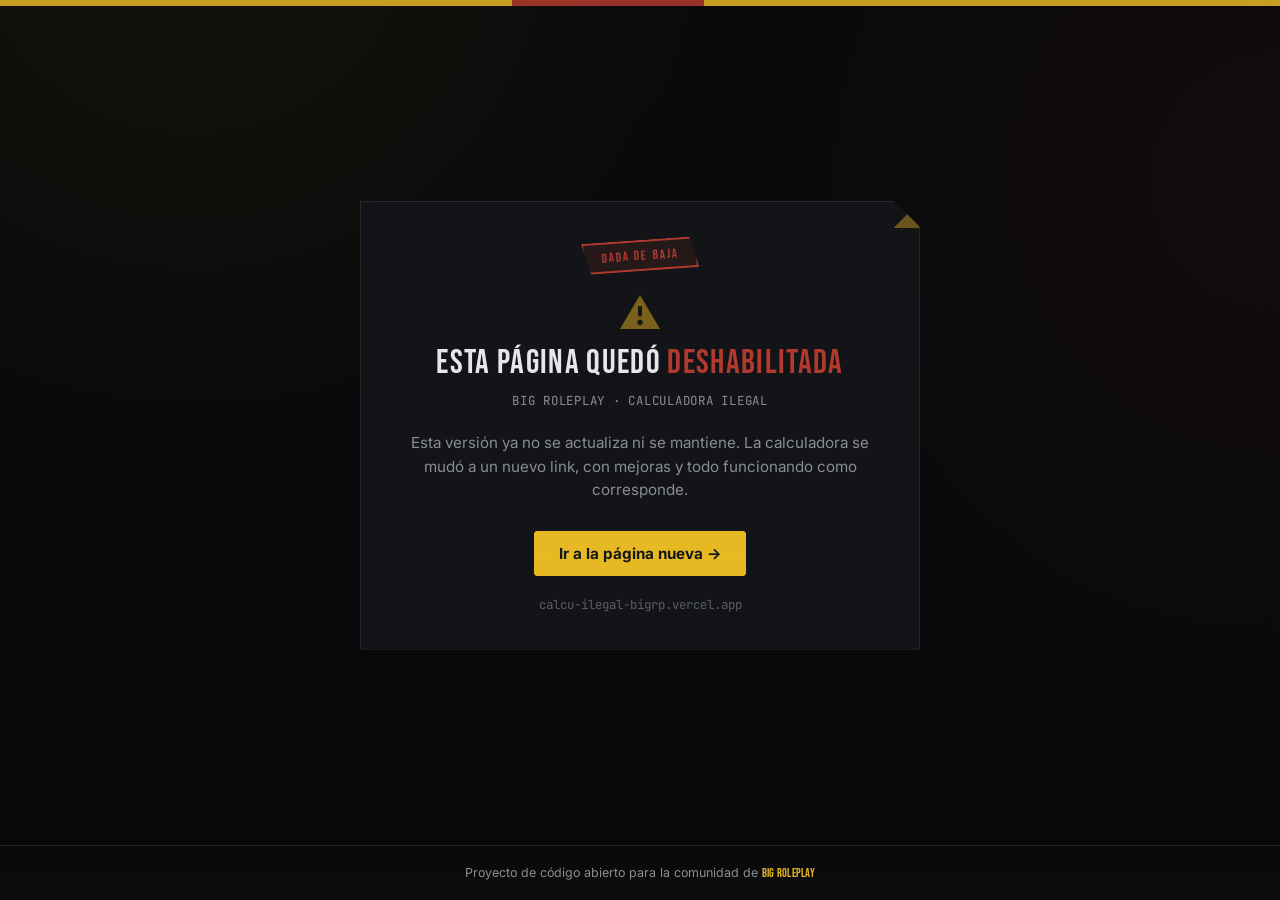
<file: index.html>
<!DOCTYPE html>
<html lang="es">
<head>
<meta charset="UTF-8">
<meta name="viewport" content="width=device-width, initial-scale=1.0">
<title>Página dada de baja | BIG RP</title>
<link rel="shortcut icon" href="https://img.icons8.com/?size=100&id=102576&format=png&color=000000" type="image/x-icon">

<style>
@import url('https://fonts.googleapis.com/css2?family=Bebas+Neue&family=Inter:wght@400;500;600;700&family=JetBrains+Mono:wght@500;600;700&display=swap');

:root {
    --bg: #08090b;
    --panel: #121417;
    --panel-raised: #181a1e;
    --line: #26282d;

    --ink: #e7e7ea;
    --muted: #8b8e94;
    --muted-dim: #5b5e64;

    --gold: #e7b923;
    --gold-dim: #7a611c;
    --gold-wash: rgba(231, 185, 35, .1);

    --blood: #b23a2e;
    --blood-dim: #5c261f;
    --blood-wash: rgba(178, 58, 46, .12);

    --radius: 3px;
}

* {
    box-sizing: border-box;
    scrollbar-color: var(--line) var(--bg);
}

html, body {
    height: 100%;
    margin: 0;
}

body {
    background-color: var(--bg);
    background-image:
        radial-gradient(circle at 15% -10%, rgba(231, 185, 35, .06), transparent 40%),
        radial-gradient(circle at 100% 20%, rgba(178, 58, 46, .06), transparent 45%);
    color: var(--ink);
    font-family: 'Inter', system-ui, sans-serif;
    min-height: 100vh;
    display: flex;
    flex-direction: column;
    position: relative;
}

/* grano fino encima de todo */
body::before {
    content: "";
    position: fixed;
    inset: 0;
    pointer-events: none;
    z-index: 999;
    background-image: repeating-linear-gradient(0deg, rgba(0,0,0,.07) 0px, rgba(0,0,0,.07) 1px, transparent 1px, transparent 3px);
    opacity: .3;
    mix-blend-mode: overlay;
}

.hazard-tape {
    height: 6px;
    width: 100%;
    flex: none;
    background: linear-gradient(90deg, var(--gold) 0%, var(--gold) 40%, var(--blood) 40%, var(--blood) 55%, var(--gold) 55%, var(--gold) 100%);
    opacity: .85;
}

main {
    flex: 1;
    display: flex;
    align-items: center;
    justify-content: center;
    padding: 2rem 1.25rem;
}

.card-baja {
    position: relative;
    max-width: 560px;
    width: 100%;
    background-color: var(--panel);
    border: 1px solid var(--line);
    padding: 2.4rem 2.2rem 2.2rem;
    clip-path: polygon(0 0, calc(100% - 26px) 0, 100% 26px, 100% 100%, 0 100%);
    text-align: center;
    box-shadow: 0 20px 60px rgba(0,0,0,.55);
}

.card-baja::after {
    content: "";
    position: absolute;
    top: 0;
    right: 0;
    width: 26px;
    height: 26px;
    background: linear-gradient(135deg, transparent 50%, var(--gold-dim) 50%);
    opacity: .85;
    pointer-events: none;
}

.stamp {
    display: inline-block;
    padding: .35rem 1.1rem;
    border: 2px solid var(--blood);
    color: var(--blood);
    background: var(--blood-wash);
    font-family: 'Bebas Neue', sans-serif;
    letter-spacing: .16em;
    font-size: .82rem;
    text-transform: uppercase;
    transform: rotate(-4deg);
    clip-path: polygon(0 0, calc(100% - 8px) 0, 100% 100%, 8px 100%);
    margin-bottom: 1.4rem;
}

.icono-baja {
    font-size: 2.6rem;
    color: var(--gold-dim);
    margin-bottom: .6rem;
    line-height: 1;
}

h1 {
    font-family: 'Bebas Neue', sans-serif;
    font-weight: 400;
    letter-spacing: .04em;
    text-transform: uppercase;
    font-size: 2.1rem;
    margin: 0 0 .6rem;
    line-height: 1.1;
}

h1 .rojo {
    color: var(--blood);
}

.hero-tag {
    display: block;
    font-size: .78rem;
    color: var(--muted);
    letter-spacing: .06em;
    text-transform: uppercase;
    font-family: 'JetBrains Mono', monospace;
    margin-bottom: 1.4rem;
}

p.desc {
    color: var(--muted);
    font-size: .95rem;
    line-height: 1.55;
    margin: 0 0 1.8rem;
}

.btn-nuevo {
    display: inline-flex;
    align-items: center;
    gap: .55rem;
    background-color: var(--gold);
    border: 1px solid var(--gold);
    color: #14171a;
    font-weight: 700;
    font-size: .95rem;
    padding: .75rem 1.5rem;
    border-radius: var(--radius);
    text-decoration: none;
    transition: background-color .15s ease, transform .1s ease;
}

.btn-nuevo:hover {
    background-color: #cfa41d;
    border-color: #cfa41d;
    transform: translateY(-2px);
}

.link-viejo {
    display: block;
    margin-top: 1.3rem;
    font-size: .78rem;
    color: var(--muted-dim);
    font-family: 'JetBrains Mono', monospace;
    word-break: break-all;
}

footer {
    flex: none;
    text-align: center;
    padding: 1.2rem 1rem;
    border-top: 1px solid var(--line);
    background: linear-gradient(180deg, transparent, rgba(231, 185, 35, .02));
    color: var(--muted);
    font-size: .78rem;
}

footer strong {
    font-family: 'Bebas Neue', sans-serif;
    letter-spacing: .02em;
    font-weight: 400;
    color: var(--gold);
}

@media (max-width: 480px) {
    h1 { font-size: 1.6rem; }
    .card-baja { padding: 2rem 1.4rem 1.8rem; }
}
</style>
</head>
<body>

    <div class="hazard-tape"></div>

    <main>
        <div class="card-baja">
            <span class="stamp">Dada de baja</span>

            <div class="icono-baja">⚠</div>

            <h1>Esta página quedó <span class="rojo">deshabilitada</span></h1>
            <span class="hero-tag">BIG Roleplay · calculadora ilegal</span>

            <p class="desc">
                Esta versión ya no se actualiza ni se mantiene. La calculadora se mudó
                a un nuevo link, con mejoras y todo funcionando como corresponde.
            </p>

            <a class="btn-nuevo" href="https://calcu-ilegal-bigrp.vercel.app/" target="_blank" rel="noopener">
                Ir a la página nueva →
            </a>

            <span class="link-viejo">calcu-ilegal-bigrp.vercel.app</span>
        </div>
    </main>

    <footer>
        Proyecto de código abierto para la comunidad de <strong>BIG Roleplay</strong>
    </footer>

</body>
</html>
</file>
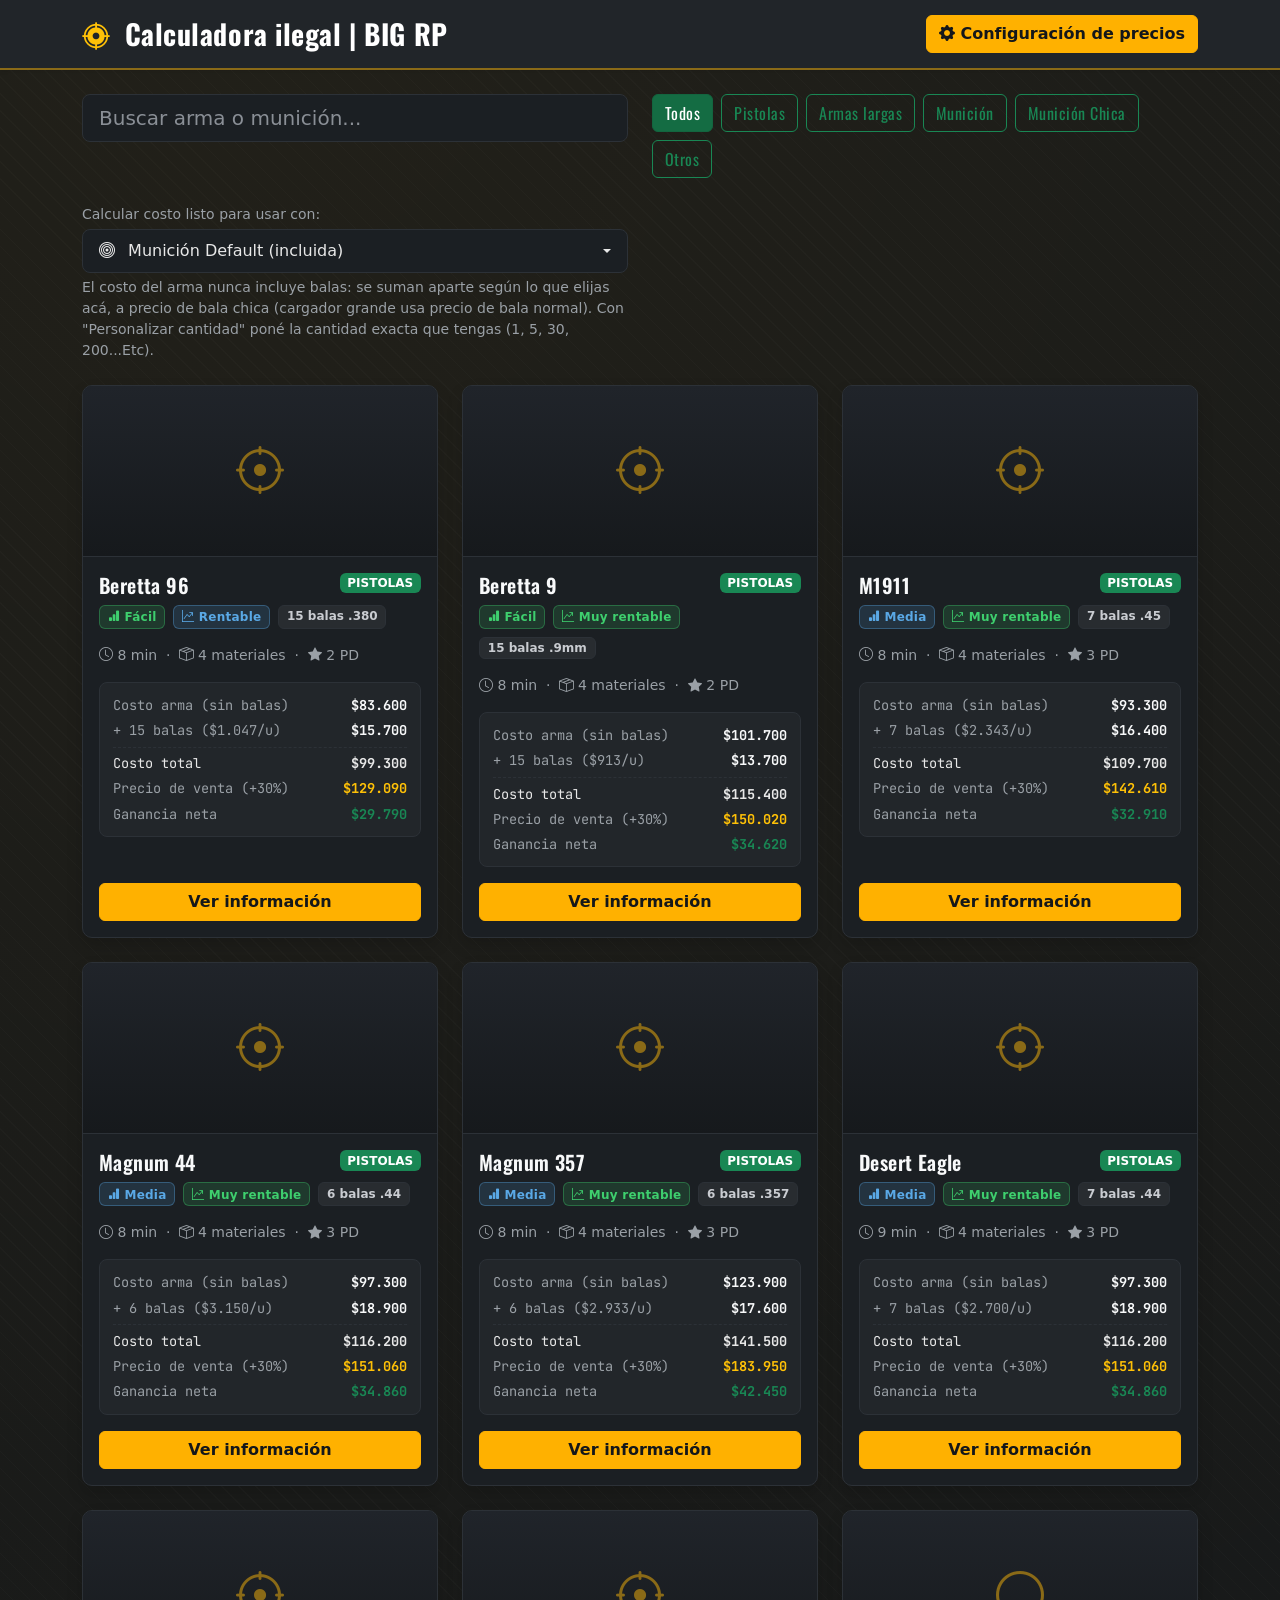
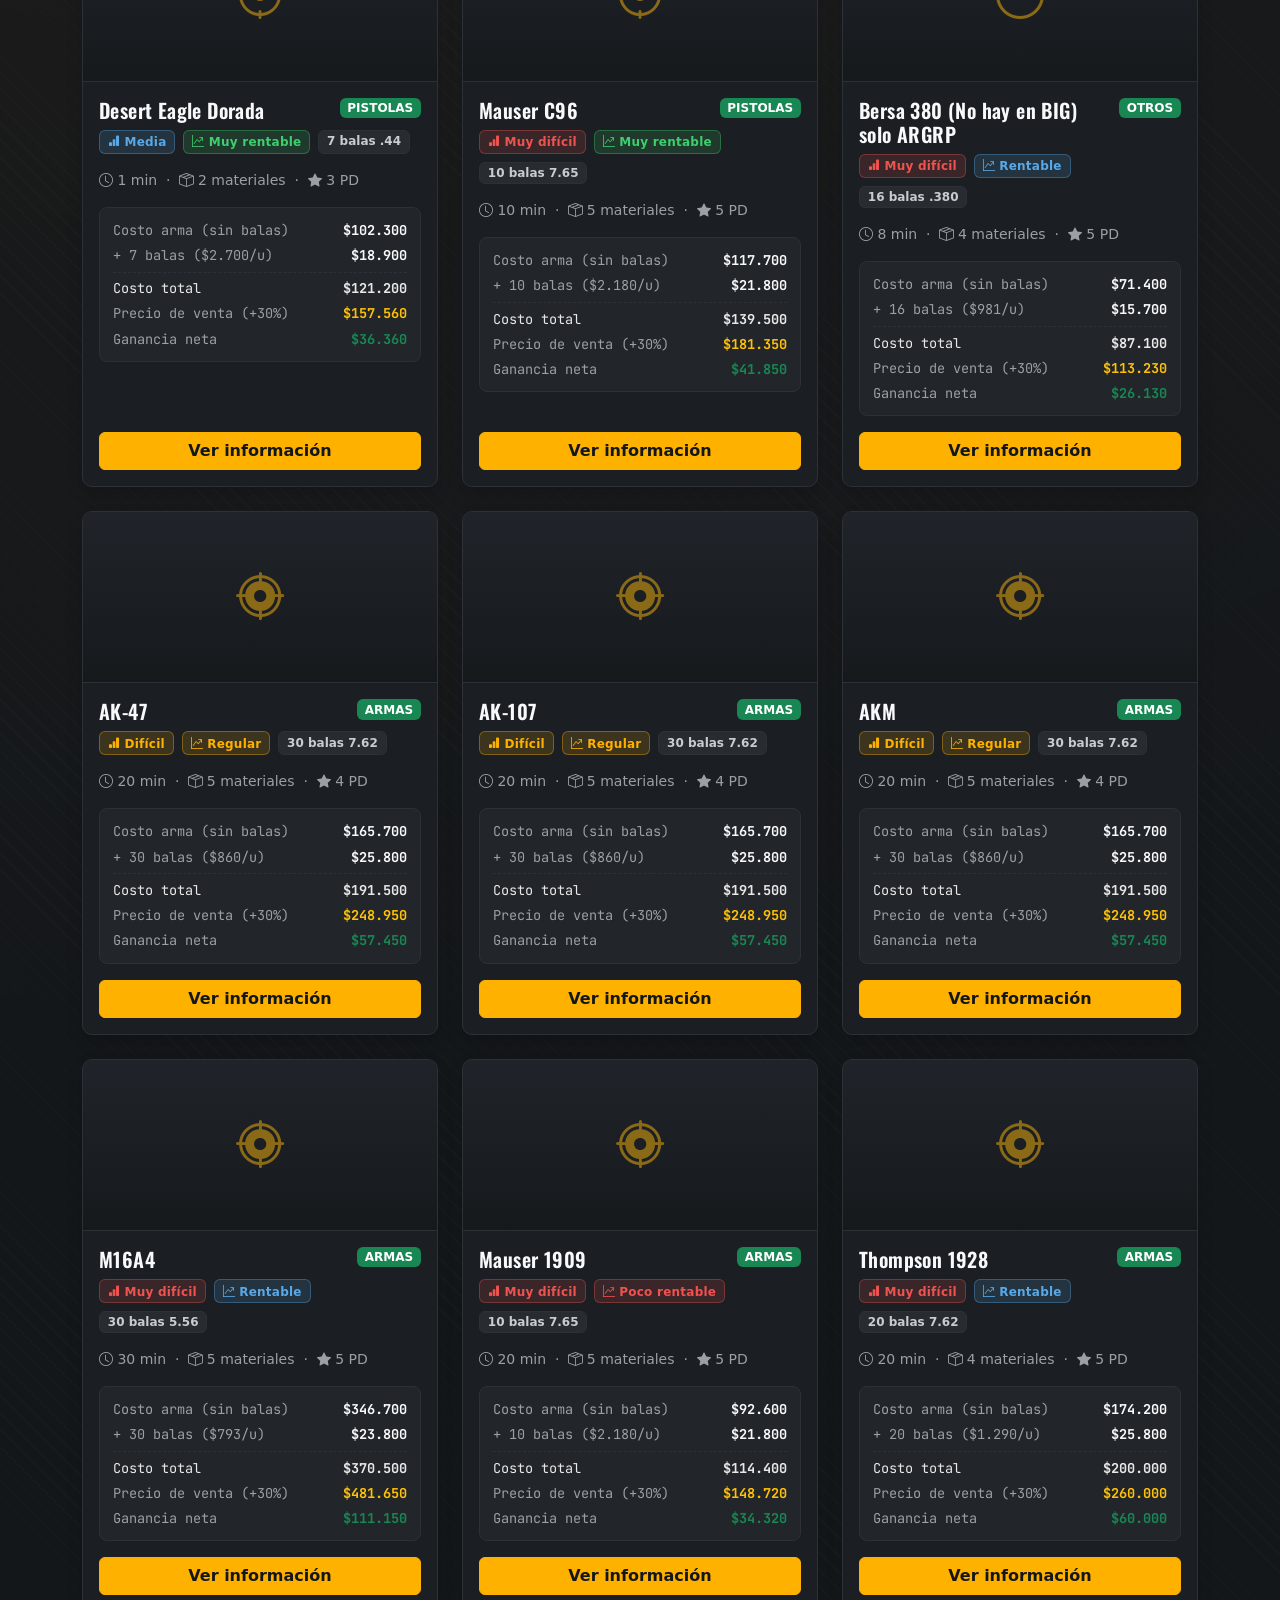
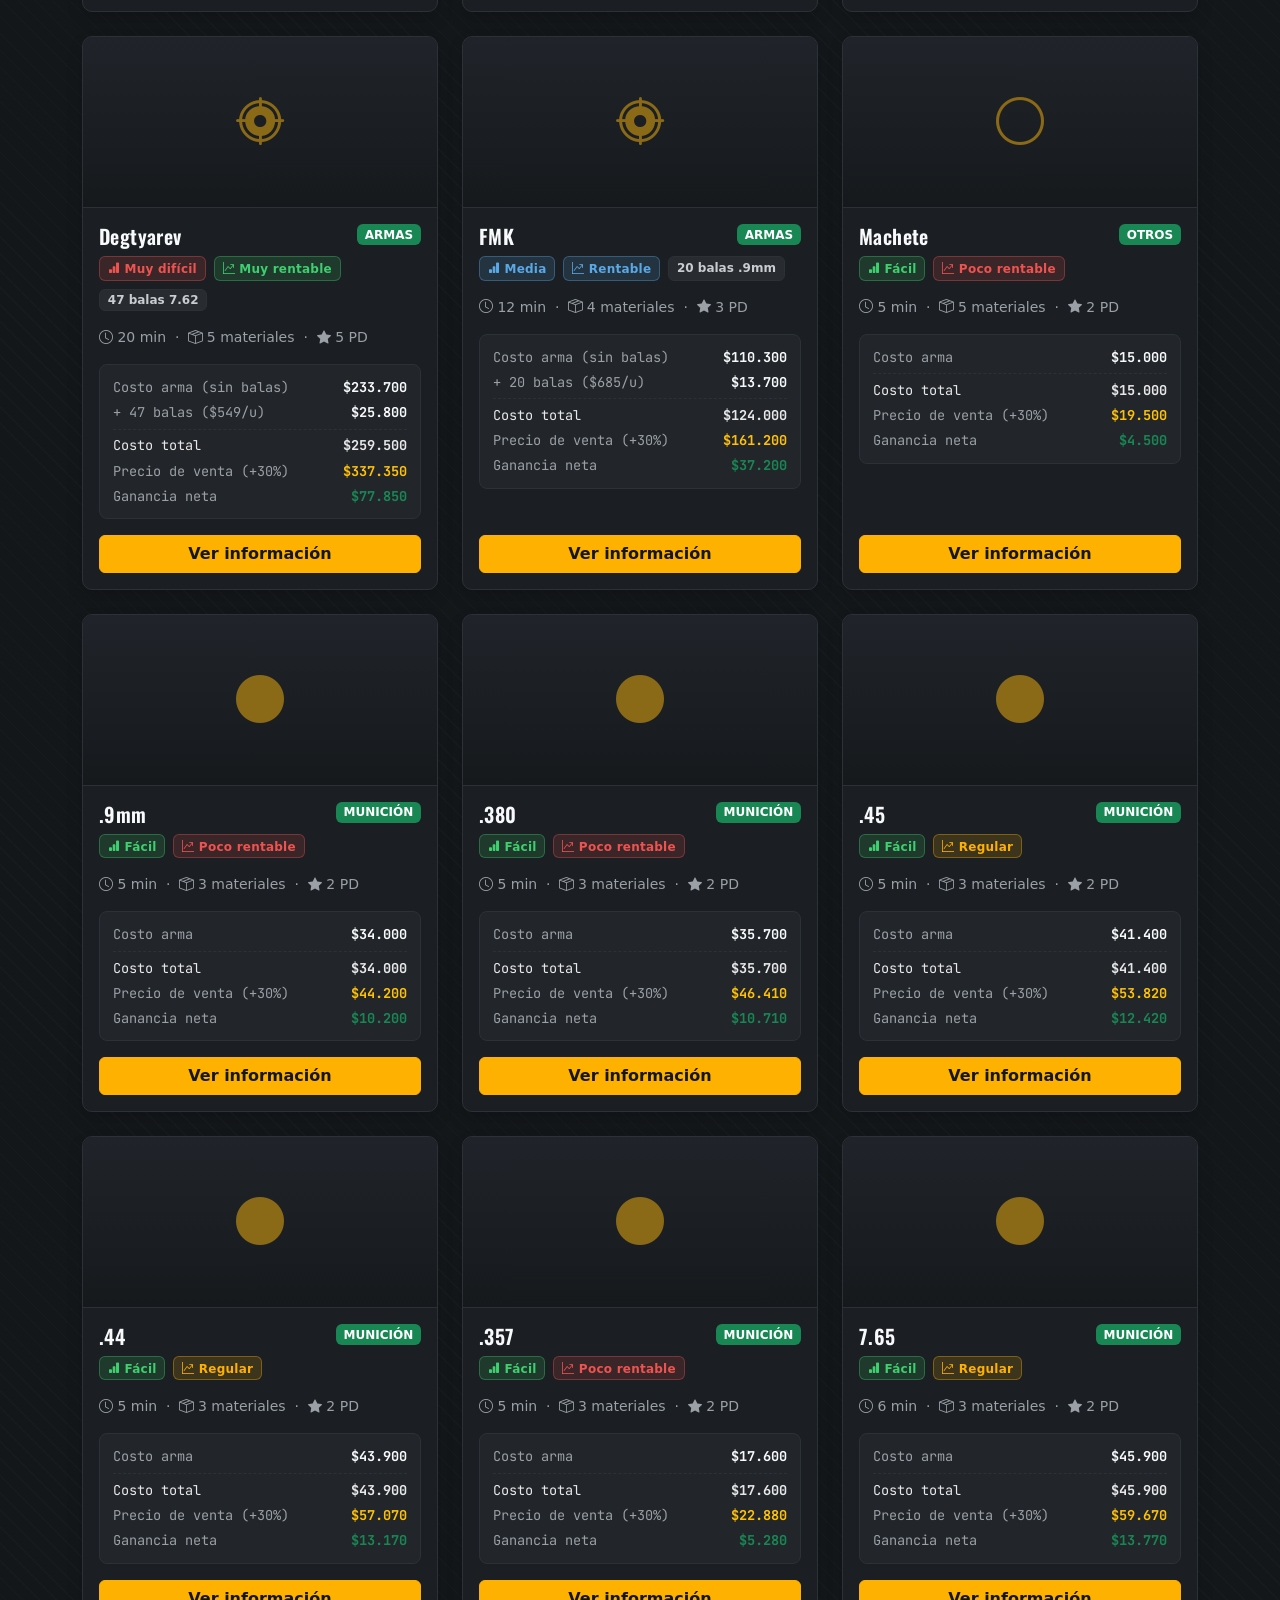
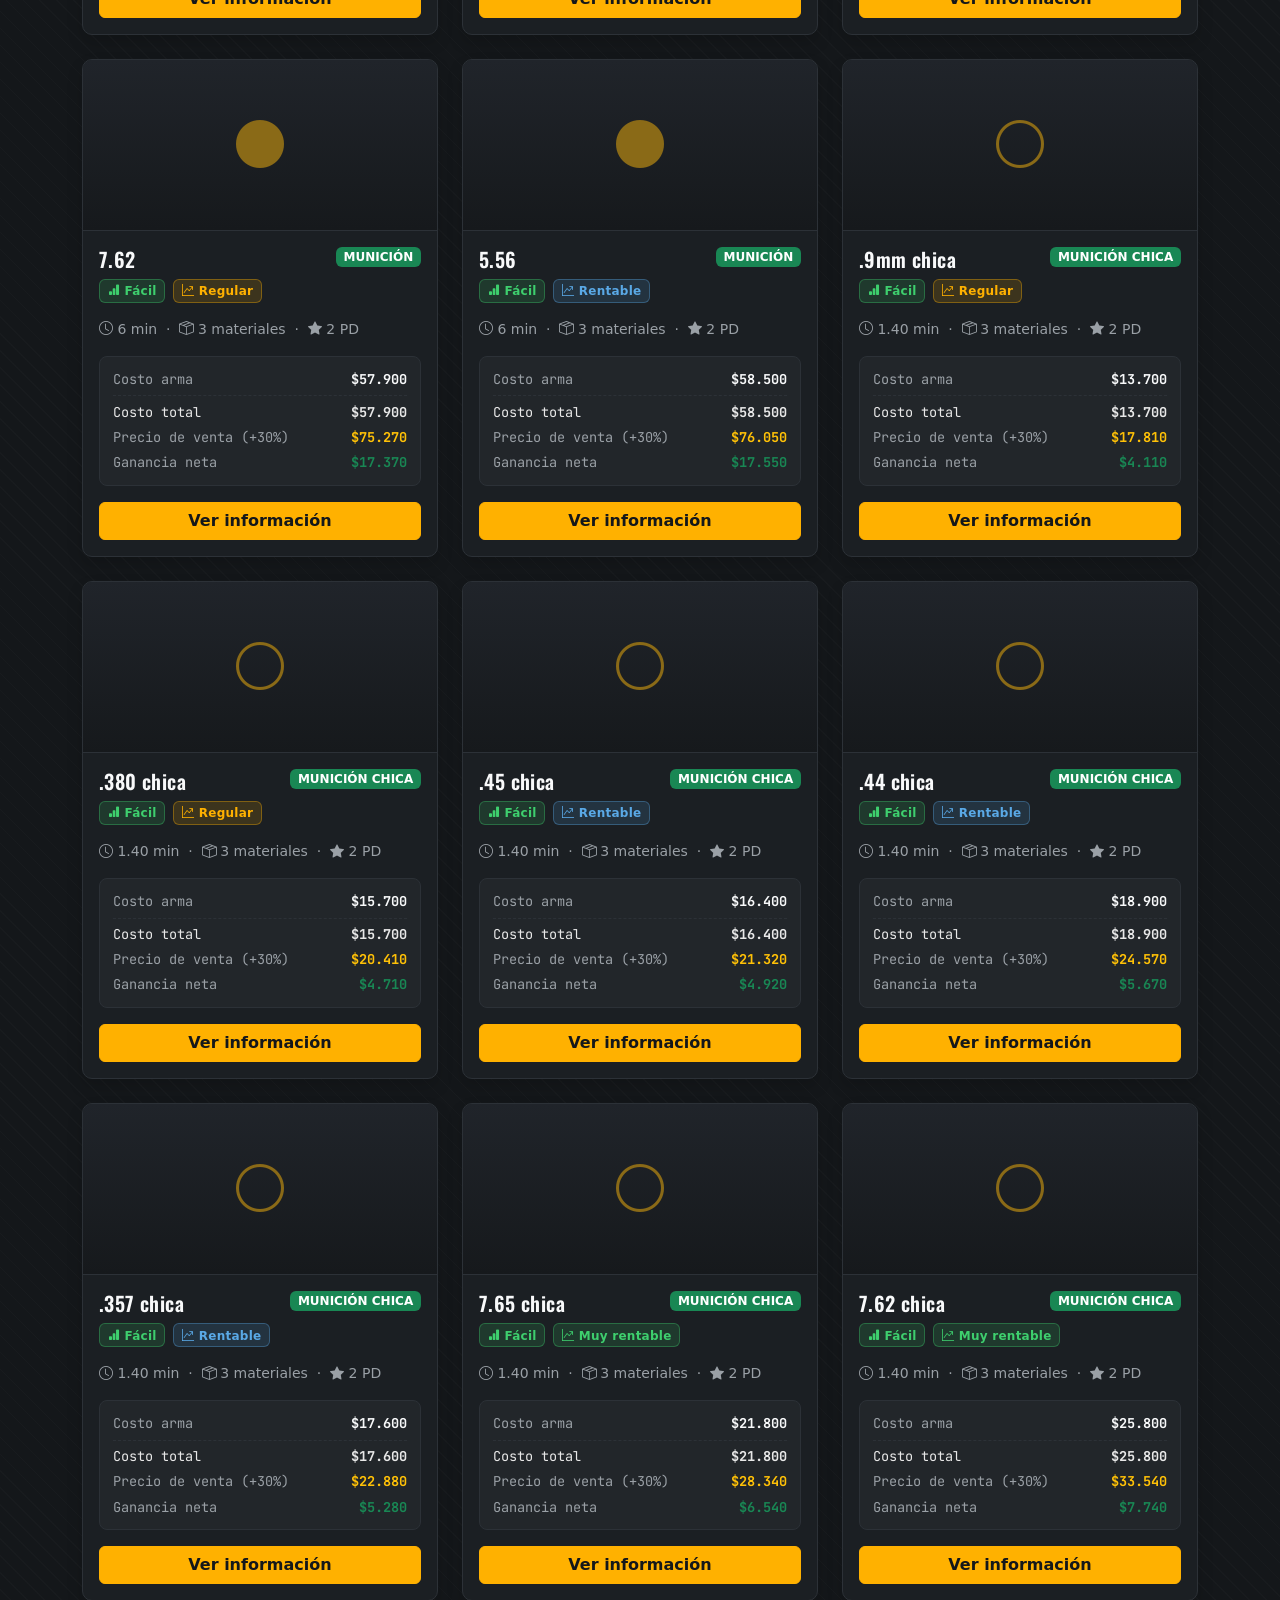
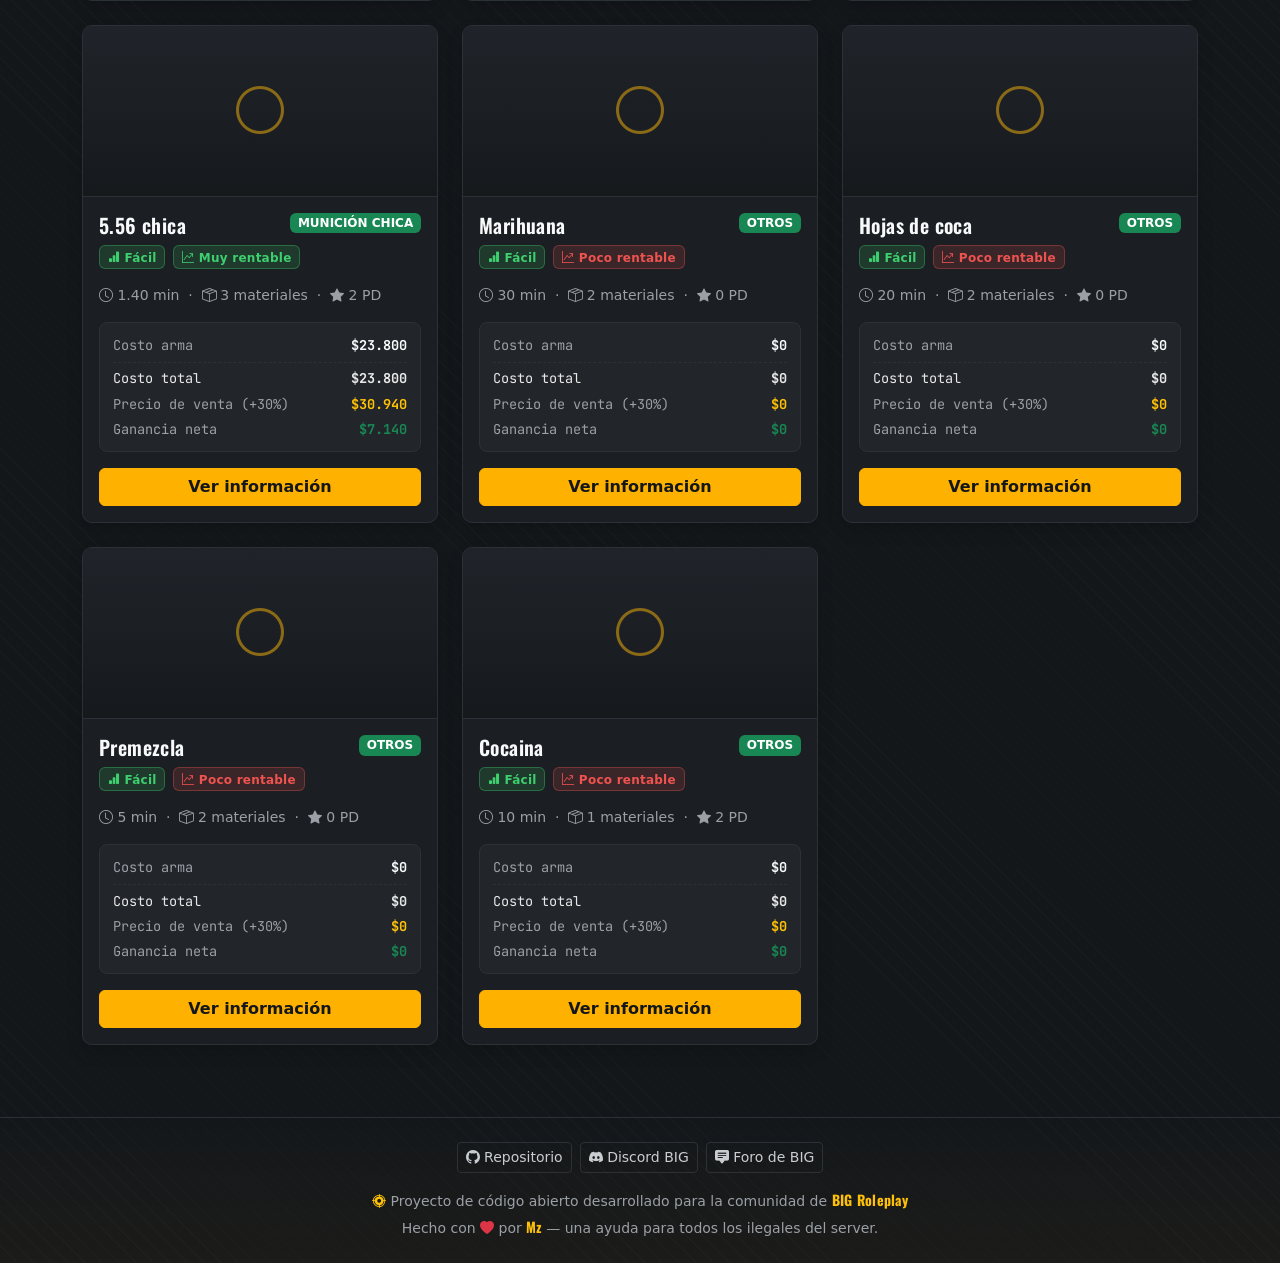
<file: 1.html>
<!DOCTYPE html>
<html lang="es">

<head>
    <meta charset="UTF-8">
    <meta name="viewport" content="width=device-width, initial-scale=1">
    <link rel="shortcut icon" href="https://img.icons8.com/?size=100&id=102576&format=png&color=000000" type="image/x-icon">
    <title>Calculadora ilegal | BIG RP </title>
    <link href="https://cdn.jsdelivr.net/npm/bootstrap@5.3.7/dist/css/bootstrap.min.css" rel="stylesheet">
    <link rel="stylesheet" href="https://cdn.jsdelivr.net/npm/bootstrap-icons@1.13.1/font/bootstrap-icons.min.css">
    <link rel="stylesheet" href="style.css">
</head>

<body>


    <nav class="navbar navbar-dark bg-dark border-bottom border-secondary shadow-sm">
        <div class="container">
            <span class="navbar-brand fs-3 fw-bold">
                <i class="bi bi-crosshair2 text-warning"></i>
                Calculadora ilegal | BIG RP 
            </span>

            <button class="btn btn-warning" data-bs-toggle="modal" data-bs-target="#configModal">
                <i class="bi bi-gear-fill"></i>
                Configuración de precios
            </button>

        </div>
    </nav>


    <div class="container py-4">
        <div class="row mb-4">

            <div class="col-lg-6">

                <input
                    id="searchInput"
                    class="form-control form-control-lg"
                    placeholder="Buscar arma o munición...">

            </div>

            <div class="col-lg-6 mt-3 mt-lg-0">

                <div class="d-flex flex-wrap gap-2">
                    <button class="btn btn-success filter-btn active" data-filter="todos">
                        Todos
                    </button>
                    <button class="btn btn-outline-success filter-btn" data-filter="pistolas">
                        Pistolas
                    </button>
                    <button class="btn btn-outline-success filter-btn" data-filter="armas">
                        Armas largas
                    </button>
                    <button class="btn btn-outline-success filter-btn" data-filter="municion">
                        Munición
                    </button>
                    <button class="btn btn-outline-success filter-btn" data-filter="municion_chica">
                        Munición Chica
                    </button>
                     <button class="btn btn-outline-success filter-btn" data-filter="otros">
                        Otros
                    </button>
                </div>
            </div>
        </div>

        <div class="row mb-4">
            <div class="col-lg-6">
                <label class="form-label small text-secondary mb-1">
                    <i class="bi bi-magazine"></i>
                    Calcular costo listo para usar con:
                </label>

                <div class="dropdown loadout-dropdown">
                    <button
                        class="btn btn-loadout w-100 dropdown-toggle d-flex align-items-center justify-content-between"
                        type="button"
                        id="loadoutToggle"
                        data-bs-toggle="dropdown"
                        aria-expanded="false">
                        <span id="loadoutToggleLabel">
                            <i class="bi bi-bullseye me-2"></i>
                            Munición Default (incluida)
                        </span>
                    </button>

                    <ul class="dropdown-menu w-100 loadout-menu" aria-labelledby="loadoutToggle">
                        <li>
                            <button class="dropdown-item loadout-option" type="button" data-value="ninguno">
                                <i class="bi bi-dash-circle me-2"></i>
                                Solo el arma (sin cargar)
                            </button>
                        </li>
                        <li>
                            <button class="dropdown-item loadout-option active" type="button" data-value="default">
                                <i class="bi bi-bullseye me-2"></i>
                                Munición Default (incluida)
                            </button>
                        </li>
                        <li>
                            <button class="dropdown-item loadout-option" type="button" data-value="chico">
                                <i class="bi bi-magazine me-2"></i>
                                Cargador Chico
                            </button>
                        </li>
                        <li>
                            <button class="dropdown-item loadout-option" type="button" data-value="grande">
                                <i class="bi bi-magazine me-2"></i>
                                Cargador Grande
                            </button>
                        </li>
                        <li><hr class="dropdown-divider"></li>
                        <li>
                            <button class="dropdown-item loadout-option" type="button" data-value="custom">
                                <i class="bi bi-sliders me-2"></i>
                                Personalizar cantidad
                            </button>
                        </li>
                    </ul>
                </div>

                <div id="balasCustomWrap" class="input-group mt-2 d-none">
                    <span class="input-group-text balas-custom-label">
                        <i class="bi bi-magazine"></i>
                    </span>
                    <input
                        id="balasCustomInput"
                        type="number"
                        min="0"
                        step="1"
                        value="10"
                        class="form-control balas-custom-input"
                        placeholder="Cantidad de balas que tenés cargadas">
                </div>

                <div class="form-text">
                    El costo del arma nunca incluye balas: se suman aparte según lo que elijas acá,
                    a precio de bala chica (cargador grande usa precio de bala normal). Con
                    "Personalizar cantidad" poné la cantidad exacta que tengas (1, 5, 30, 200...Etc).
                </div>
            </div>
        </div>

        <div class="row g-4" id="cardsContainer">
        </div>

    </div>

    <div class="modal fade" id="detailModal">

        <div class="modal-dialog modal-lg modal-dialog-centered">

            <div class="modal-content bg-dark text-light">

                <div class="modal-header border-secondary">

                    <h4 id="detailTitle">
                        Nombre
                    </h4>
                    <button
                        class="btn-close btn-close-white"
                        data-bs-dismiss="modal">
                    </button>
                </div>

                <div class="modal-body">

                    <div id="detailContent">
                    </div>
                </div>
            </div>
        </div>
    </div>

    <!-- APARTADO DE CONFIG -->

    <div class="modal fade" id="configModal">
        <div class="modal-dialog modal-lg">
            <div class="modal-content bg-dark text-light">
                <div class="modal-header border-secondary">
                    <h4>
                        <i class="bi bi-sliders"></i>
                        Configuración
                    </h4>

                    <button
                        class="btn-close btn-close-white"
                        data-bs-dismiss="modal">
                    </button>

                </div>

                <div class="modal-body">
                    <p class="small text-secondary">
                        Estos son precios <strong>preconfigurados de referencia</strong>, podés cambiarlos a tu
                        gusto. Al apretar "Guardar" se guardan automáticamente en este navegador
                        (no hace falta volver a cargarlos cada vez que entrás).
                    </p>

                    <div id="configFeedback" class="alert alert-success small py-2 d-none" role="alert"></div>

                    <div id="presetsReferencia" class="economia-resumen mb-3">
                        <div class="economia-fila">
                            <span><i class="bi bi-info-circle"></i> Valores por defecto de la página (solo de referencia no MG)</span>
                        </div>
                        <div class="row g-1 small text-secondary mt-1" id="presetsReferenciaValores"></div>
                    </div>

                    <div class="row g-3">
                        <div class="col-md-4">
                            <label>Acero</label>
                            <input
                                id="precioAcero"
                                class="form-control"
                                type="number">
                        </div>

                        <div class="col-md-4">
                            <label>Aluminio</label>
                            <input
                                id="precioAluminio"
                                class="form-control"
                                type="number">
                        </div>

                        <div class="col-md-4">
                            <label>Cobre</label>
                            <input
                                id="precioCobre"
                                class="form-control"
                                type="number">
                        </div>

                        <div class="col-md-4">
                            <label>Pólvora</label>
                            <input
                                id="precioPolvora"
                                class="form-control"
                                type="number">
                        </div>

                        <div class="col-md-4">
                            <label>Madera</label>
                            <input
                                id="precioMadera"
                                class="form-control"
                                type="number">
                        </div>

                        <div class="col-md-4">
                            <label>Lingote Oro</label>
                            <input
                                id="precioOro"
                                class="form-control"
                                type="number">
                        </div>

                        <div class="col-md-6">
                            <label>Porcentaje Venta</label>
                            <input
                                id="ventaPorcentaje"
                                class="form-control"
                                type="number">
                        </div>
                    </div>
                </div>

                <div class="modal-footer">
                    <button
                        class="btn btn-secondary"
                        id="resetConfig">
                        Restaurar
                    </button>

                    <button
                        class="btn btn-success"
                        id="saveConfig">
                        Guardar
                    </button>
                </div>
            </div>
        </div>
    </div>


    <footer class="site-footer mt-5 py-4 text-center">
        <div class="container">

            <div class="d-flex flex-wrap justify-content-center gap-2 mb-3 footer-links">
                <a href="http://github.com/Masterez-1/CalculadoraBIGRP" target="_blank" rel="noopener" class="btn btn-sm btn-outline-light footer-link">
                    <i class="bi bi-github"></i> Repositorio
                </a>
                <a href="https://discord.gg/bigrp" target="_blank" rel="noopener" class="btn btn-sm btn-outline-light footer-link">
                    <i class="bi bi-discord"></i> Discord BIG
                </a>
                <a href="https://bigroleplay.com" target="_blank" rel="noopener" class="btn btn-sm btn-outline-light footer-link">
                    <i class="bi bi-chat-square-text-fill"></i> Foro de BIG
                </a>
            </div>

            <p class="mb-1 small text-secondary">
                <i class="bi bi-crosshair2 text-warning"></i>
                Proyecto de código abierto desarrollado para la comunidad de
                <strong class="text-warning">BIG Roleplay</strong>
            </p>
            <p class="mb-0 small text-secondary">
                Hecho con <i class="bi bi-heart-fill text-danger"></i> por
                <strong class="text-warning">Mz</strong> — una ayuda para todos los ilegales del server.
            </p>
        </div>
    </footer>

    <script src="https://cdn.jsdelivr.net/npm/bootstrap@5.3.7/dist/js/bootstrap.bundle.min.js"></script>
    <script src="data.js"></script>
    <script src="script.js"></script>
    <script type="text/javascript" src="https://contador.websiteout.com/js/6/0/0/0"></script>

</body>

</html>
</file>
<file: style.css>
@import url('https://fonts.googleapis.com/css2?family=Oswald:wght@500;600;700&family=JetBrains+Mono:wght@500;700&display=swap');

:root {
    --bg: #14171a;
    --bg-card: #1b1f23;
    --accent: #ffb100;
    --accent-dim: #8a6a17;
    --border: #2c3137;

    --bueno: #3ecf6e;
    --regular: #5aa9e6;
    --medio: #ffb100;
    --malo: #ef5350;
}

body {
    background-color: var(--bg);
    background-image:
        radial-gradient(circle at 20% 0%, rgba(255, 177, 0, 0.06), transparent 35%),
        repeating-linear-gradient(45deg, rgba(255, 255, 255, 0.015) 0px, rgba(255, 255, 255, 0.015) 1px, transparent 1px, transparent 12px);
    color: #e8e8e8;
    font-family: 'Inter', system-ui, sans-serif;
    min-height: 100vh;
}

h1, h2, h3, h4, h5, h6, .navbar-brand {
    font-family: 'Oswald', sans-serif;
    letter-spacing: 0.02em;
}

.navbar {
    border-bottom: 2px solid var(--accent-dim) !important;
}

.navbar-brand i {
    margin-right: .4rem;
}

/* =============================
   BUSCADOR / FILTROS
   ============================= */

#searchInput {
    background-color: var(--bg-card);
    border: 1px solid var(--border);
    color: #fff;
}

#searchInput:focus {
    background-color: var(--bg-card);
    color: #fff;
    border-color: var(--accent);
    box-shadow: 0 0 0 .2rem rgba(255, 177, 0, .15);
}

#searchInput::placeholder {
    color: #8a8f96;
}

.filter-btn {
    font-family: 'Oswald', sans-serif;
    letter-spacing: 0.03em;
}

/* =============================
   CARDS
   ============================= */

.arma-card {
    background-color: var(--bg-card) !important;
    border: 1px solid var(--border) !important;
    border-radius: 10px;
    overflow: hidden;
    transition: transform .15s ease, border-color .15s ease, box-shadow .15s ease;
}

.arma-card:hover {
    transform: translateY(-4px);
    border-color: var(--accent-dim) !important;
    box-shadow: 0 10px 24px rgba(0, 0, 0, .35);
}

.arma-img-wrap {
    background: linear-gradient(180deg, #20242a, #16191c);
    border-bottom: 1px solid var(--border);
}

.arma-img {
    width: 100%;
    height: 170px;
    object-fit: contain;
    padding: 1rem;
    display: block;
}

.arma-img-fallback {
    display: flex;
    align-items: center;
    justify-content: center;
    height: 170px;
    font-size: 3rem;
    color: var(--accent-dim);
}

.card-title {
    font-family: 'Oswald', sans-serif;
    font-weight: 600;
}

/* =============================
   BADGES: DIFICULTAD
   ============================= */

.dificultad-badge,
.rentabilidad-badge {
    font-weight: 600;
    letter-spacing: 0.02em;
    border-radius: 6px;
    padding: .4em .65em;
}

.dificultad-facil { background-color: rgba(62, 207, 110, .15); color: var(--bueno); border: 1px solid rgba(62, 207, 110, .35); }
.dificultad-media { background-color: rgba(90, 169, 230, .15); color: var(--regular); border: 1px solid rgba(90, 169, 230, .35); }
.dificultad-dificil { background-color: rgba(255, 177, 0, .15); color: var(--medio); border: 1px solid rgba(255, 177, 0, .35); }
.dificultad-muydificil { background-color: rgba(239, 83, 80, .15); color: var(--malo); border: 1px solid rgba(239, 83, 80, .35); }

/* =============================
   BADGES: RENTABILIDAD
   ============================= */

.rentabilidad-excelente { background-color: rgba(62, 207, 110, .15); color: var(--bueno); border: 1px solid rgba(62, 207, 110, .35); }
.rentabilidad-buena { background-color: rgba(90, 169, 230, .15); color: var(--regular); border: 1px solid rgba(90, 169, 230, .35); }
.rentabilidad-regular { background-color: rgba(255, 177, 0, .15); color: var(--medio); border: 1px solid rgba(255, 177, 0, .35); }
.rentabilidad-baja { background-color: rgba(239, 83, 80, .15); color: var(--malo); border: 1px solid rgba(239, 83, 80, .35); }

.balas-badge {
    background-color: rgba(255, 255, 255, .06);
    color: #c9ccd1;
    border: 1px solid var(--border);
    font-weight: 600;
}

/* =============================
   RESUMEN ECONÓMICO (card)
   ============================= */

.economia-resumen {
    background-color: rgba(255, 255, 255, 0.03);
    border: 1px solid var(--border);
    border-radius: 8px;
    padding: .6rem .8rem;
    font-family: 'JetBrains Mono', monospace;
    font-size: .85rem;
}

.economia-fila {
    display: flex;
    justify-content: space-between;
    padding: .15rem 0;
}

.economia-fila span {
    color: #9aa0a6;
}

.economia-fila-total {
    border-top: 1px dashed var(--border);
    margin-top: .25rem;
    padding-top: .35rem !important;
}

.economia-fila-total span,
.economia-fila-total strong {
    color: #e8e8e8;
}

/* =============================
   MODAL
   ============================= */

.modal-content {
    border: 1px solid var(--border);
}

.modal-header,
.modal-footer {
    border-color: var(--border) !important;
}

#detailContent .fs-5 {
    font-family: 'JetBrains Mono', monospace;
}

/* =============================
   BOTONES
   ============================= */

.btn-warning {
    background-color: var(--accent);
    border-color: var(--accent);
    color: #14171a;
    font-weight: 600;
}

.btn-warning:hover {
    background-color: #e6a000;
    border-color: #e6a000;
    color: #14171a;
}

/* =============================
   DROPDOWN: MUNICIÓN / CARGADOR
   ============================= */

.loadout-dropdown {
    position: relative;
}

.btn-loadout {
    background-color: var(--bg-card);
    border: 1px solid var(--border);
    color: #e8e8e8;
    text-align: left;
    padding: .55rem 1rem;
    border-radius: 8px;
    font-weight: 500;
    transition: border-color .15s ease, background-color .15s ease;
}

.btn-loadout:hover,
.btn-loadout:focus {
    background-color: #20242a;
    border-color: var(--accent-dim);
    color: #fff;
}

.btn-loadout.show,
.btn-loadout:focus {
    box-shadow: 0 0 0 .2rem rgba(255, 177, 0, .15);
    border-color: var(--accent);
}

.btn-loadout::after {
    margin-left: auto;
}

.loadout-menu {
    background-color: var(--bg-card);
    border: 1px solid var(--border);
    border-radius: 8px;
    padding: .4rem;
    margin-top: .35rem;
    box-shadow: 0 10px 24px rgba(0, 0, 0, .45);
}

.loadout-option {
    color: #c9ccd1;
    border-radius: 6px;
    padding: .55rem .7rem;
    font-size: .92rem;
    display: flex;
    align-items: center;
    background-color: transparent;
}

.loadout-option:hover,
.loadout-option:focus {
    background-color: rgba(255, 177, 0, .1);
    color: #fff;
}

.loadout-option.active {
    background-color: rgba(255, 177, 0, .16);
    color: var(--accent);
    font-weight: 600;
}

.loadout-option i {
    color: var(--accent-dim);
}

.loadout-option.active i {
    color: var(--accent);
}

.balas-custom-label {
    background-color: var(--bg-card);
    border: 1px solid var(--border);
    color: var(--accent-dim);
}

.balas-custom-input {
    background-color: var(--bg-card) !important;
    border: 1px solid var(--border) !important;
    color: #fff !important;
}

.balas-custom-input:focus {
    border-color: var(--accent) !important;
    box-shadow: 0 0 0 .2rem rgba(255, 177, 0, .15) !important;
}

.balas-custom-input::placeholder {
    color: #6b7178;
}

/* =============================
   FOOTER
   ============================= */

.site-footer {
    border-top: 1px solid var(--border);
    background: linear-gradient(180deg, transparent, rgba(255, 177, 0, 0.03));
}

.site-footer strong {
    font-family: 'Oswald', sans-serif;
    letter-spacing: 0.02em;
}

.footer-link {
    border-color: var(--border);
    color: #c9ccd1;
}

.footer-link:hover {
    background-color: rgba(255, 177, 0, .1);
    border-color: var(--accent-dim);
    color: #fff;
}

/* =============================
   RESPONSIVE / MOBILE
   ============================= */

@media (max-width: 575.98px) {
    .navbar-brand {
        font-size: 1.1rem;
    }

    .navbar .btn-warning {
        padding: .4rem .6rem;
        font-size: .85rem;
    }

    .economia-resumen {
        font-size: .8rem;
    }

    .economia-fila {
        flex-wrap: wrap;
        gap: .15rem;
    }

    .filter-btn {
        font-size: .85rem;
        padding: .4rem .65rem;
    }

    #detailContent .row.text-center .fs-5 {
        font-size: 1rem !important;
    }
}

/* =============================
   CONTRASTE DE TEXTO (FIX)
   ============================= */
/* Bootstrap por defecto resuelve .text-secondary y .form-text con un
   gris casi negro pensado para fondos claros. Como esta página es
   oscura y no usa el modo "dark" nativo de Bootstrap, hay que pisar
   esos colores a mano o quedan invisibles. */

.text-secondary,
.form-text,
.modal-body .form-text {
    color: #9aa0a6 !important;
}

/* =============================
   ALERTAS (feedback de configuración)
   ============================= */

.alert-success {
    background-color: rgba(62, 207, 110, .12);
    border: 1px solid rgba(62, 207, 110, .4);
    color: var(--bueno);
}

.alert-warning {
    background-color: rgba(255, 177, 0, .1);
    border: 1px solid rgba(255, 177, 0, .35);
    color: var(--medio);
}
</file>
